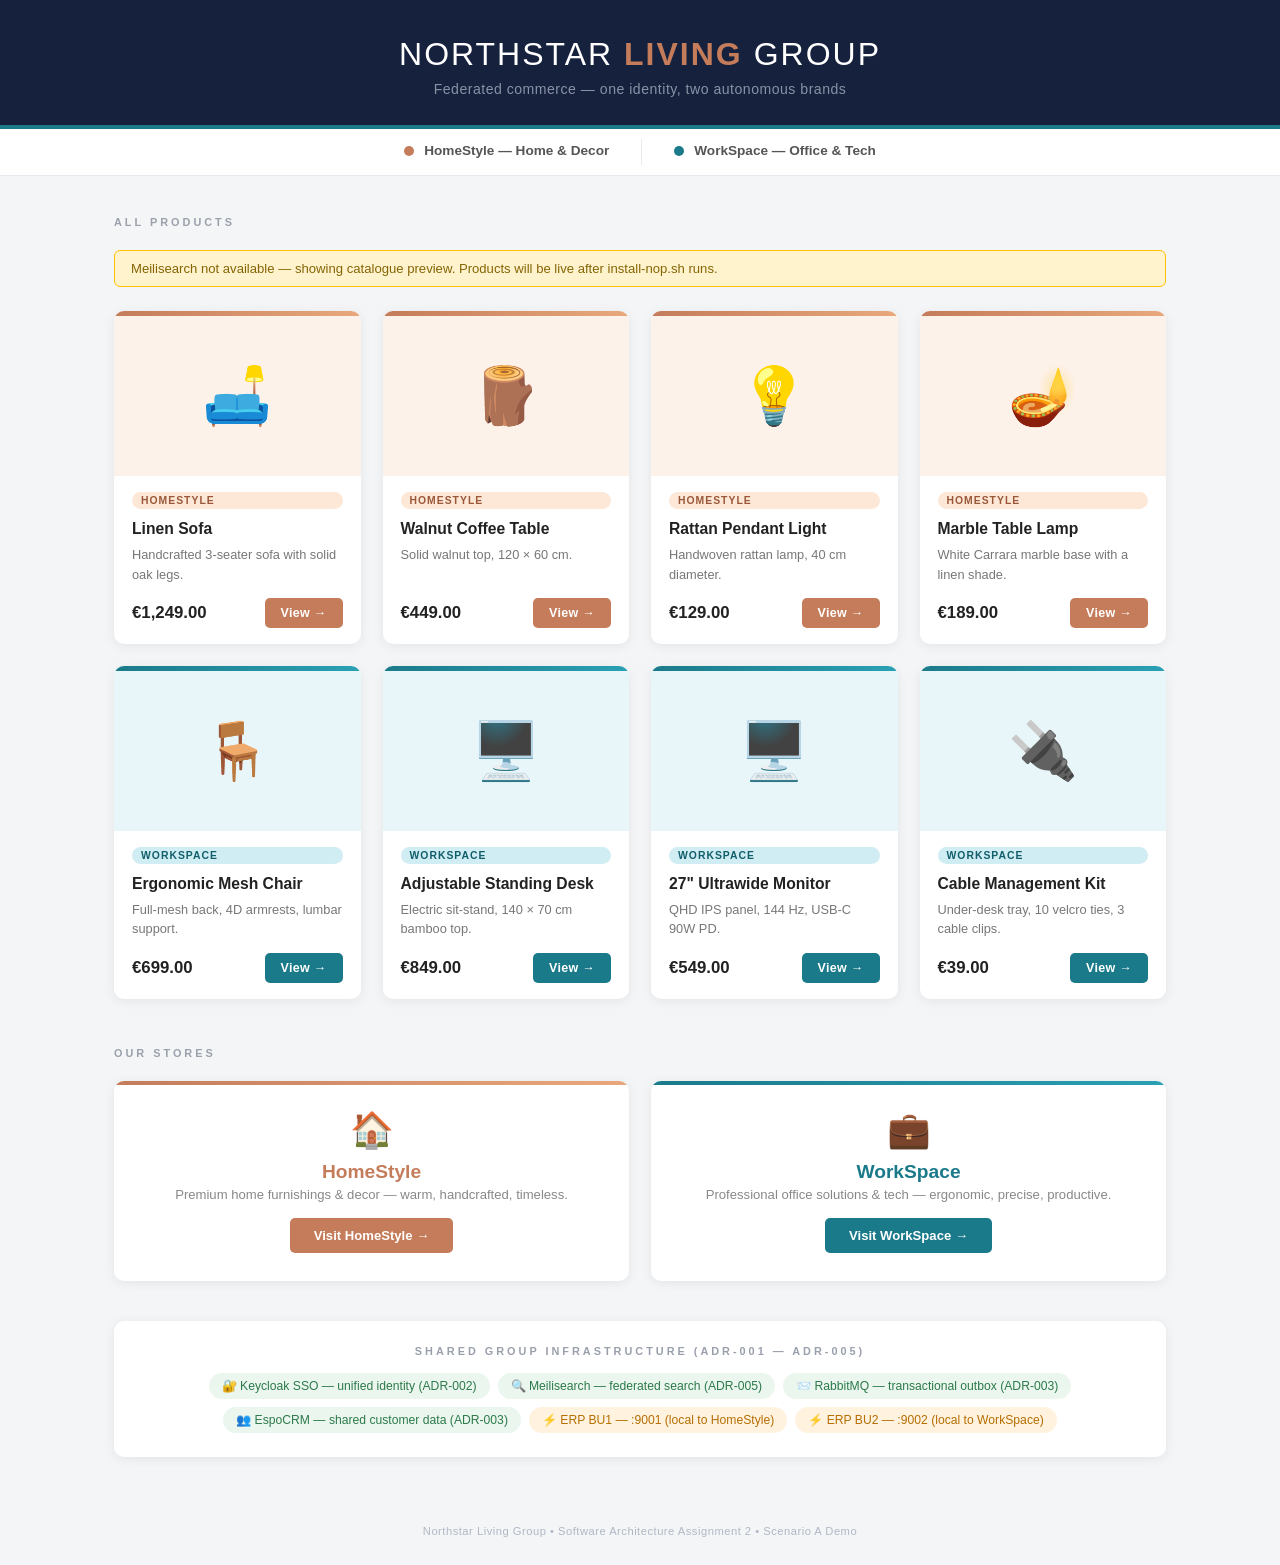
<file: portal/index.html>
<!DOCTYPE html>
<html lang="en">
<head>
  <meta charset="UTF-8">
  <meta name="viewport" content="width=device-width, initial-scale=1.0">
  <title>Northstar Living Group — Shop</title>
  <style>
    *, *::before, *::after { box-sizing: border-box; margin: 0; padding: 0; }

    body {
      font-family: -apple-system, BlinkMacSystemFont, 'Segoe UI', Roboto, sans-serif;
      background: #f4f5f7;
      color: #333;
      min-height: 100vh;
    }

    /* ── Header ── */
    header {
      background: #16213e;
      color: #fff;
      padding: 36px 24px 28px;
      text-align: center;
      border-bottom: 4px solid #1a7a8a;
    }
    header .group-name {
      font-size: 2rem;
      font-weight: 300;
      letter-spacing: 2px;
      text-transform: uppercase;
    }
    header .group-name span { color: #c47c5a; font-weight: 600; }
    header p {
      margin-top: 8px;
      font-size: 0.88rem;
      color: #8892a4;
      letter-spacing: 0.5px;
    }

    /* ── BU quick-access bar ── */
    .bu-bar {
      background: #fff;
      border-bottom: 1px solid #e8eaf0;
      display: flex;
      justify-content: center;
      gap: 0;
    }
    .bu-bar a {
      display: flex;
      align-items: center;
      gap: 10px;
      padding: 14px 32px;
      font-size: 0.85rem;
      font-weight: 600;
      text-decoration: none;
      color: #555;
      border-bottom: 3px solid transparent;
      transition: color .15s, border-color .15s;
    }
    .bu-bar a.hs:hover  { color: #c47c5a; border-color: #c47c5a; }
    .bu-bar a.ws:hover  { color: #1a7a8a; border-color: #1a7a8a; }
    .bu-bar .dot {
      width: 10px; height: 10px;
      border-radius: 50%;
      flex-shrink: 0;
    }
    .bu-bar .dot.hs { background: #c47c5a; }
    .bu-bar .dot.ws { background: #1a7a8a; }
    .bu-bar .sep {
      width: 1px;
      background: #e8eaf0;
      margin: 10px 0;
    }

    /* ── Main layout ── */
    main {
      max-width: 1100px;
      margin: 40px auto;
      padding: 0 24px;
    }

    /* ── Section label ── */
    .section-label {
      font-size: 0.68rem;
      font-weight: 700;
      letter-spacing: 3px;
      text-transform: uppercase;
      color: #9aa0ab;
      margin-bottom: 22px;
    }

    /* ── Status banner ── */
    #status-banner {
      background: #fff3cd;
      color: #856404;
      border: 1px solid #ffc107;
      border-radius: 6px;
      padding: 10px 16px;
      font-size: 0.82rem;
      margin-bottom: 24px;
      display: none;
    }

    /* ── Product grid ── */
    .product-grid {
      display: grid;
      grid-template-columns: repeat(auto-fill, minmax(230px, 1fr));
      gap: 22px;
      margin-bottom: 48px;
    }

    .product-card {
      background: #fff;
      border-radius: 10px;
      box-shadow: 0 2px 12px rgba(0,0,0,.07);
      overflow: hidden;
      display: flex;
      flex-direction: column;
      transition: transform .18s ease, box-shadow .18s ease;
    }
    .product-card:hover {
      transform: translateY(-4px);
      box-shadow: 0 10px 28px rgba(0,0,0,.12);
    }

    .card-top {
      height: 5px;
    }
    .card-top.hs { background: linear-gradient(90deg, #c47c5a, #e8a87c); }
    .card-top.ws { background: linear-gradient(90deg, #1a7a8a, #2aa0b4); }

    .card-thumb {
      height: 160px;
      overflow: hidden;
      position: relative;
    }
    .card-thumb img {
      width: 100%;
      height: 100%;
      object-fit: cover;
      display: block;
      transition: transform .3s ease;
    }
    .product-card:hover .card-thumb img { transform: scale(1.04); }
    .card-thumb .thumb-fallback {
      width: 100%;
      height: 100%;
      display: flex;
      align-items: center;
      justify-content: center;
      font-size: 3.5rem;
    }
    .card-thumb .thumb-fallback.hs { background: #fdf2ea; }
    .card-thumb .thumb-fallback.ws { background: #e8f6f9; }

    .card-body {
      padding: 16px 18px;
      flex: 1;
      display: flex;
      flex-direction: column;
    }

    .bu-badge {
      display: inline-block;
      font-size: 0.65rem;
      font-weight: 700;
      letter-spacing: 1px;
      text-transform: uppercase;
      padding: 3px 9px;
      border-radius: 20px;
      margin-bottom: 10px;
    }
    .bu-badge.hs { background: #fde8d8; color: #9a5839; }
    .bu-badge.ws { background: #d0edf3; color: #115e6b; }

    .card-name {
      font-size: 0.98rem;
      font-weight: 700;
      color: #222;
      margin-bottom: 6px;
      line-height: 1.3;
    }

    .card-desc {
      font-size: 0.8rem;
      color: #777;
      line-height: 1.5;
      flex: 1;
      margin-bottom: 14px;
    }

    .card-footer {
      display: flex;
      align-items: center;
      justify-content: space-between;
      gap: 10px;
    }

    .card-price {
      font-size: 1.05rem;
      font-weight: 700;
      color: #222;
    }

    .card-btn {
      display: inline-block;
      padding: 8px 16px;
      border-radius: 5px;
      font-size: 0.78rem;
      font-weight: 700;
      text-decoration: none;
      letter-spacing: 0.3px;
      transition: opacity .15s;
      white-space: nowrap;
    }
    .card-btn:hover { opacity: .82; }
    .card-btn.hs { background: #c47c5a; color: #fff; }
    .card-btn.ws { background: #1a7a8a; color: #fff; }

    /* ── Stores section ── */
    .stores {
      display: grid;
      grid-template-columns: 1fr 1fr;
      gap: 22px;
      margin-bottom: 40px;
    }
    .store-card {
      background: #fff;
      border-radius: 10px;
      padding: 28px 24px;
      box-shadow: 0 2px 12px rgba(0,0,0,.07);
      text-align: center;
      position: relative;
      overflow: hidden;
    }
    .store-card::before {
      content: "";
      position: absolute;
      top: 0; left: 0; right: 0;
      height: 4px;
    }
    .store-card.hs::before { background: linear-gradient(90deg,#c47c5a,#e8a87c); }
    .store-card.ws::before { background: linear-gradient(90deg,#1a7a8a,#2aa0b4); }
    .store-card .icon { font-size: 2.2rem; margin-bottom: 10px; display: block; }
    .store-card h3 { font-size: 1.2rem; font-weight: 700; margin-bottom: 4px; }
    .store-card.hs h3 { color: #c47c5a; }
    .store-card.ws h3 { color: #1a7a8a; }
    .store-card p { font-size: 0.82rem; color: #888; margin-bottom: 16px; }
    .store-btn {
      display: inline-block;
      padding: 10px 24px;
      border-radius: 5px;
      font-size: 0.82rem;
      font-weight: 700;
      text-decoration: none;
      transition: opacity .15s;
    }
    .store-btn:hover { opacity: .85; }
    .store-card.hs .store-btn { background: #c47c5a; color: #fff; }
    .store-card.ws .store-btn { background: #1a7a8a; color: #fff; }

    /* ── Infra panel ── */
    .infra-panel {
      background: #fff;
      border-radius: 10px;
      padding: 24px 22px;
      box-shadow: 0 2px 12px rgba(0,0,0,.07);
      margin-bottom: 40px;
    }
    .infra-panel h3 {
      text-align: center;
      font-size: 0.68rem;
      font-weight: 700;
      letter-spacing: 3px;
      text-transform: uppercase;
      color: #9aa0ab;
      margin-bottom: 16px;
    }
    .chips { display: flex; flex-wrap: wrap; gap: 8px; justify-content: center; }
    .chip {
      border-radius: 20px;
      padding: 6px 13px;
      font-size: 0.76rem;
      font-weight: 500;
      display: flex; align-items: center; gap: 5px;
    }
    .chip.shared { background: #eaf6ee; color: #2d7a4a; }
    .chip.local  { background: #fff3e0; color: #b56e00; }

    footer {
      text-align: center;
      padding: 28px 24px;
      color: #b0b8c4;
      font-size: 0.7rem;
      letter-spacing: 0.5px;
    }

    @media (max-width: 640px) {
      .stores { grid-template-columns: 1fr; }
      .bu-bar a { padding: 12px 16px; }
      header .group-name { font-size: 1.5rem; }
    }
  </style>
</head>
<body>

  <header>
    <div class="group-name">Northstar <span>Living</span> Group</div>
    <p>Federated commerce &mdash; one identity, two autonomous brands</p>
  </header>

  <nav class="bu-bar">
    <a href="http://localhost:8081" class="hs">
      <span class="dot hs"></span>HomeStyle — Home &amp; Decor
    </a>
    <div class="sep"></div>
    <a href="http://localhost:8082" class="ws">
      <span class="dot ws"></span>WorkSpace — Office &amp; Tech
    </a>
  </nav>

  <main>

    <p class="section-label">All Products</p>
    <div id="status-banner"></div>
    <div class="product-grid" id="product-grid"></div>

    <p class="section-label">Our Stores</p>
    <div class="stores">
      <div class="store-card hs">
        <span class="icon">🏠</span>
        <h3>HomeStyle</h3>
        <p>Premium home furnishings &amp; decor — warm, handcrafted, timeless.</p>
        <a href="http://localhost:8081" class="store-btn">Visit HomeStyle &rarr;</a>
      </div>
      <div class="store-card ws">
        <span class="icon">💼</span>
        <h3>WorkSpace</h3>
        <p>Professional office solutions &amp; tech — ergonomic, precise, productive.</p>
        <a href="http://localhost:8082" class="store-btn">Visit WorkSpace &rarr;</a>
      </div>
    </div>

    <div class="infra-panel">
      <h3>Shared Group Infrastructure (ADR-001 &mdash; ADR-005)</h3>
      <div class="chips">
        <span class="chip shared">🔐 Keycloak SSO &mdash; unified identity (ADR-002)</span>
        <span class="chip shared">🔍 Meilisearch &mdash; federated search (ADR-005)</span>
        <span class="chip shared">📨 RabbitMQ &mdash; transactional outbox (ADR-003)</span>
        <span class="chip shared">👥 EspoCRM &mdash; shared customer data (ADR-003)</span>
        <span class="chip local">⚡ ERP BU1 &mdash; :9001 (local to HomeStyle)</span>
        <span class="chip local">⚡ ERP BU2 &mdash; :9002 (local to WorkSpace)</span>
      </div>
    </div>

  </main>

  <footer>
    Northstar Living Group &bull; Software Architecture Assignment 2 &bull; Scenario A Demo
  </footer>

  <script>
    // Fallback product catalogue (mirrors seed-bu1.sql / seed-bu2.sql).
    // Used when Meilisearch is not yet populated (before install-nop.sh runs).
    const FALLBACK_PRODUCTS = [
      { buId: 'bu1', name: 'Linen Sofa',            desc: 'Handcrafted 3-seater sofa with solid oak legs.',          price: 1249, slug: 'linen-sofa',            emoji: '🛋️' },
      { buId: 'bu1', name: 'Walnut Coffee Table',    desc: 'Solid walnut top, 120 × 60 cm.',                         price: 449,  slug: 'walnut-coffee-table',    emoji: '🪵' },
      { buId: 'bu1', name: 'Rattan Pendant Light',   desc: 'Handwoven rattan lamp, 40 cm diameter.',                 price: 129,  slug: 'rattan-pendant-light',   emoji: '💡' },
      { buId: 'bu1', name: 'Marble Table Lamp',      desc: 'White Carrara marble base with a linen shade.',          price: 189,  slug: 'marble-table-lamp',      emoji: '🪔' },
      { buId: 'bu2', name: 'Ergonomic Mesh Chair',   desc: 'Full-mesh back, 4D armrests, lumbar support.',           price: 699,  slug: 'ergonomic-mesh-chair',   emoji: '🪑' },
      { buId: 'bu2', name: 'Adjustable Standing Desk', desc: 'Electric sit-stand, 140 × 70 cm bamboo top.',         price: 849,  slug: 'adjustable-standing-desk', emoji: '🖥️' },
      { buId: 'bu2', name: '27" Ultrawide Monitor',  desc: 'QHD IPS panel, 144 Hz, USB-C 90W PD.',                  price: 549,  slug: '27-ultrawide-monitor',   emoji: '🖥️' },
      { buId: 'bu2', name: 'Cable Management Kit',   desc: 'Under-desk tray, 10 velcro ties, 3 cable clips.',        price: 39,   slug: 'cable-management-kit',   emoji: '🔌' },
    ];

    const BU_META = {
      bu1: { label: 'HomeStyle', port: 8081, cls: 'hs', emoji: '🏠' },
      bu2: { label: 'WorkSpace', port: 8082, cls: 'ws', emoji: '💼' },
    };

    function productUrl(buId, slug) {
      return `http://localhost:${BU_META[buId].port}/${slug}`;
    }

    function formatPrice(price) {
      return new Intl.NumberFormat('en-IE', { style: 'currency', currency: 'EUR' }).format(price);
    }

    function renderCard(p) {
      const bu = BU_META[p.buId] || BU_META['bu1'];
      const url = productUrl(p.buId, p.slug);
      const emoji = p.emoji || bu.emoji;
      const price = p.price != null ? formatPrice(p.price) : '';
      const imgSrc = p.pictureUrl || p.imageUrl || '';
      const thumb = imgSrc
        ? `<img src="${imgSrc}" alt="${p.name}" onerror="this.style.display='none';this.nextElementSibling.style.display='flex'"><div class="thumb-fallback ${bu.cls}" style="display:none">${emoji}</div>`
        : `<div class="thumb-fallback ${bu.cls}">${emoji}</div>`;
      return `
        <div class="product-card">
          <div class="card-top ${bu.cls}"></div>
          <div class="card-thumb">
            ${thumb}
          </div>
          <div class="card-body">
            <span class="bu-badge ${bu.cls}">${bu.label}</span>
            <div class="card-name">${p.name}</div>
            <div class="card-desc">${p.desc || p.description || ''}</div>
            <div class="card-footer">
              ${price ? `<span class="card-price">${price}</span>` : '<span></span>'}
              <a href="${url}" class="card-btn ${bu.cls}">View &rarr;</a>
            </div>
          </div>
        </div>`;
    }

    function renderGrid(products) {
      const grid = document.getElementById('product-grid');
      grid.innerHTML = products.map(renderCard).join('');
    }

    function showBanner(msg) {
      const b = document.getElementById('status-banner');
      b.textContent = msg;
      b.style.display = 'block';
    }

    async function loadFromMeilisearch() {
      const MEILI = 'http://localhost:7700';
      const KEY   = 'northstar-meili-master-key';

      const res = await fetch(`${MEILI}/indexes/products/search`, {
        method: 'POST',
        headers: {
          'Content-Type': 'application/json',
          'Authorization': `Bearer ${KEY}`,
        },
        body: JSON.stringify({ q: '', limit: 50 }),
        signal: AbortSignal.timeout(3000),
      });

      if (!res.ok) throw new Error(`Meilisearch HTTP ${res.status}`);

      const data = await res.json();
      return (data.hits || []).map(h => ({
        buId: h.buId,
        name: h.name,
        desc: h.description,
        price: h.price,
        slug: h.slug,
        pictureUrl: h.pictureUrl || '',
        emoji: BU_META[h.buId]?.emoji || '📦',
      }));
    }

    async function init() {
      try {
        const hits = await loadFromMeilisearch();
        if (hits.length === 0) {
          // Index exists but is empty — plugins not yet installed
          renderGrid(FALLBACK_PRODUCTS);
          showBanner('Meilisearch index is empty — run scripts/install-nop.sh to seed products. Showing catalogue preview.');
        } else {
          renderGrid(hits);
        }
      } catch {
        // Meilisearch unreachable or not started yet
        renderGrid(FALLBACK_PRODUCTS);
        showBanner('Meilisearch not available — showing catalogue preview. Products will be live after install-nop.sh runs.');
      }
    }

    init();
  </script>

</body>
</html>
</file>
